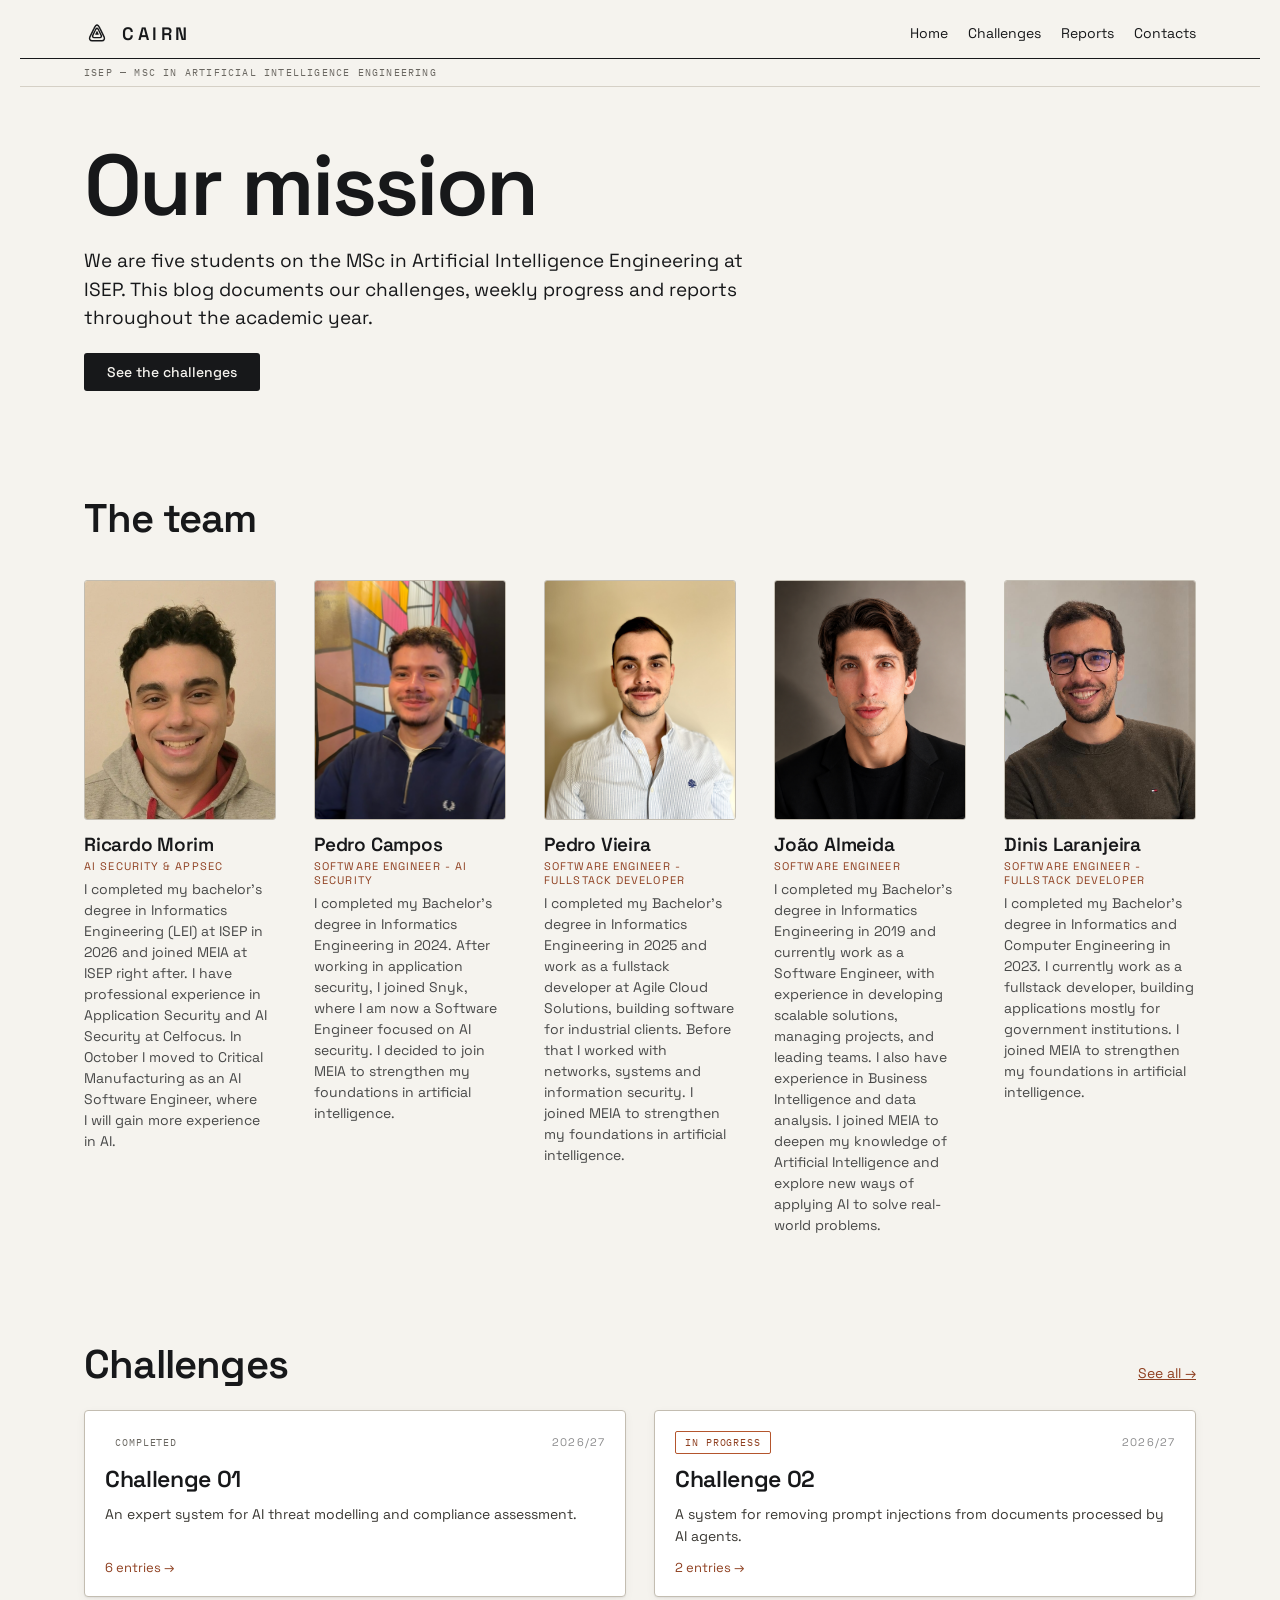
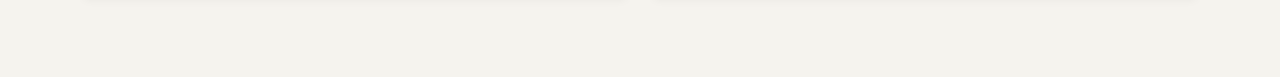
<file: index.html>
<!DOCTYPE html>
<html lang="en">
<head>
<meta charset="utf-8">
<meta name="viewport" content="width=device-width, initial-scale=1">
<meta name="color-scheme" content="light dark">
<title>Cairn — Project blog · MEIA ISEP</title>
<meta name="description" content="Project blog of five students on the MSc in Artificial Intelligence Engineering at ISEP, documenting challenges, weekly progress and reports.">

<meta property="og:type" content="website">
<meta property="og:url" content="https://meia-blog.vercel.app/">
<meta property="og:locale" content="en">
<meta property="og:site_name" content="Cairn">
<meta property="og:title" content="Cairn — Project blog · MEIA ISEP">
<meta property="og:description" content="Challenges, weekly progress and reports from five students on the MSc in Artificial Intelligence Engineering at ISEP.">
<meta property="og:image" content="https://meia-blog.vercel.app/assets/img/og.png">
<meta property="og:image:width" content="1200">
<meta property="og:image:height" content="630">

<link rel="icon" href="assets/img/favicon.svg" type="image/svg+xml">
<link rel="preconnect" href="https://fonts.googleapis.com">
<link rel="preconnect" href="https://fonts.gstatic.com" crossorigin>
<link rel="stylesheet" href="https://fonts.googleapis.com/css2?family=Space+Grotesk:wght@400;500;600;700&family=IBM+Plex+Mono:wght@400;500&display=swap">
<link rel="stylesheet" href="assets/css/cairn.css">
</head>
<body>

<div style="min-height:100vh;display:flex;flex-direction:column">

  <header style="display:flex;align-items:center;gap:var(--space-4);flex-wrap:wrap;padding:var(--space-4) clamp(20px,5vw,64px) var(--space-3);max-width:1240px;width:100%;margin:0 auto">
    <a href="#/" aria-label="Cairn — home" style="display:flex;align-items:center;gap:var(--space-3);text-decoration:none;color:var(--color-text)">
      <svg width="26" height="26" viewBox="0 0 200 200" aria-hidden="true" focusable="false">
        <g fill="none" stroke="currentColor" stroke-linejoin="round">
          <path stroke-width="11.70" transform="translate(100 100) scale(0.94) translate(-100 -100)" d="M100 34C110 34 116 44 124 62L158 132C166 149 157 164 140 164L60 164C43 164 34 149 42 132L76 62C84 44 90 34 100 34Z"/>
          <path stroke-width="19.64" transform="translate(100 100) scale(0.56) translate(-100 -100)" d="M100 34C110 34 116 44 124 62L158 132C166 149 157 164 140 164L60 164C43 164 34 149 42 132L76 62C84 44 90 34 100 34Z"/>
        </g>
        <path class="cairn-mark-peak" transform="translate(100 100) scale(0.22) translate(-100 -100)" d="M100 34C110 34 116 44 124 62L158 132C166 149 157 164 140 164L60 164C43 164 34 149 42 132L76 62C84 44 90 34 100 34Z"/>
      </svg>
      <span style="font-family:var(--font-heading);font-weight:600;font-size:18px;letter-spacing:0.2em">CAIRN</span>
    </a>
    <nav id="cairn-nav" style="display:flex;gap:var(--space-4);margin-left:auto;align-items:baseline"></nav>
  </header>

  <div style="height:1px;background:var(--color-text);max-width:1240px;width:100%;margin:0 auto"></div>
  <div style="display:flex;justify-content:space-between;gap:var(--space-3);flex-wrap:wrap;padding:7px clamp(20px,5vw,64px);max-width:1240px;width:100%;margin:0 auto;font-family:var(--font-mono);font-size:10px;letter-spacing:0.12em;text-transform:uppercase;color:var(--color-accent-2);border-bottom:1px solid var(--color-divider)">
    <span>ISEP — MSc in Artificial Intelligence Engineering</span>
  </div>

  <main id="cairn-main" style="flex:1;max-width:1240px;width:100%;margin:0 auto;padding:clamp(28px,5vw,56px) clamp(20px,5vw,64px) 80px">
    <noscript>
      <p style="font-size:17px;line-height:1.6;max-width:56ch">
        This project blog is assembled in the browser. Enable JavaScript to read it.
      </p>
    </noscript>
  </main>

</div>

<script src="assets/js/content.js"></script>
<script src="assets/js/app.js"></script>
</body>
</html>
</file>
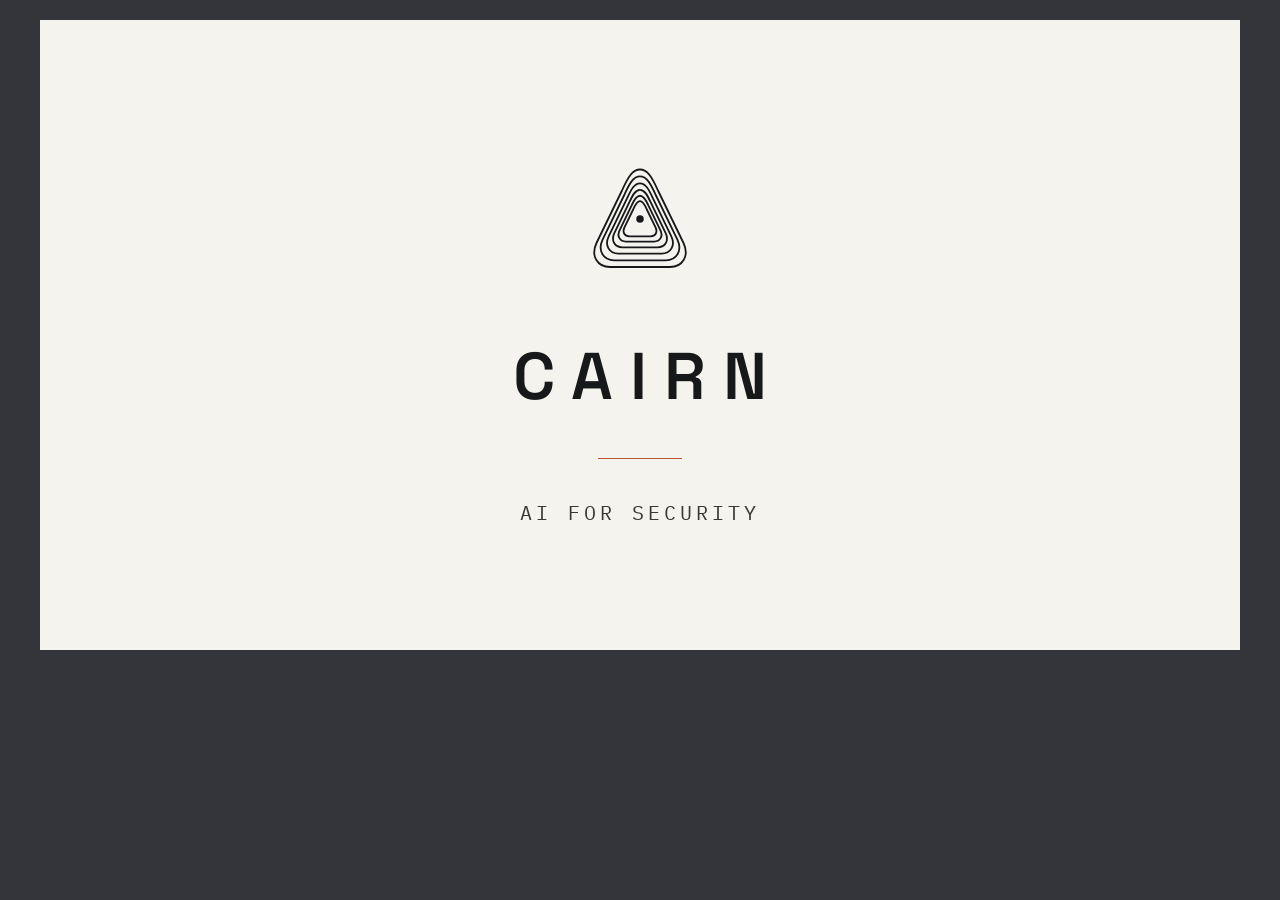
<file: assets/img/og.html>
<!DOCTYPE html>
<html lang="pt-PT">
<head>
<meta charset="utf-8">
<title>Cairn — origem da imagem de partilha</title>
<link rel="stylesheet" href="https://fonts.googleapis.com/css2?family=Space+Grotesk:wght@400;500;600&family=IBM+Plex+Mono:wght@400;500&display=swap">
<style>
  body { margin: 0; background: #33353A; display: flex; flex-direction: column; align-items: center; padding: 20px 0 60px; }

  #og-marca {
    width: 1200px;
    height: 630px;
    box-sizing: border-box;
    background: #F5F3EE;
    color: #17181A;
    font-family: 'Space Grotesk', 'Helvetica Neue', sans-serif;
    display: flex;
    flex-direction: column;
    align-items: center;
    justify-content: center;
    gap: 40px;
  }
  #og-marca .nome { font-size: 66px; font-weight: 600; letter-spacing: .26em; text-indent: .26em; }
  #og-marca .filete { width: 84px; height: 1px; background: #B4552D; }
  #og-marca .desc { font-family: 'IBM Plex Mono', monospace; font-size: 20px; letter-spacing: .2em; text-transform: uppercase; color: #3A3833; }
  .folha { display: flex; flex-direction: column; align-items: center; }
</style>
</head>
<body>

<div class="folha">
  <div id="og-marca">
    <svg width="150" height="150" viewBox="0 0 200 200" aria-hidden="true">
      <g fill="none" stroke="#17181A" stroke-linejoin="round"><path stroke-width="2.40" transform="translate(100 100) scale(1) translate(-100 -100)" d="M100 34C110 34 116 44 124 62L158 132C166 149 157 164 140 164L60 164C43 164 34 149 42 132L76 62C84 44 90 34 100 34Z"/><path stroke-width="2.79" transform="translate(100 100) scale(0.86) translate(-100 -100)" d="M100 34C110 34 116 44 124 62L158 132C166 149 157 164 140 164L60 164C43 164 34 149 42 132L76 62C84 44 90 34 100 34Z"/><path stroke-width="3.33" transform="translate(100 100) scale(0.72) translate(-100 -100)" d="M100 34C110 34 116 44 124 62L158 132C166 149 157 164 140 164L60 164C43 164 34 149 42 132L76 62C84 44 90 34 100 34Z"/><path stroke-width="4.07" transform="translate(100 100) scale(0.59) translate(-100 -100)" d="M100 34C110 34 116 44 124 62L158 132C166 149 157 164 140 164L60 164C43 164 34 149 42 132L76 62C84 44 90 34 100 34Z"/><path stroke-width="5.11" transform="translate(100 100) scale(0.47) translate(-100 -100)" d="M100 34C110 34 116 44 124 62L158 132C166 149 157 164 140 164L60 164C43 164 34 149 42 132L76 62C84 44 90 34 100 34Z"/><path stroke-width="6.67" transform="translate(100 100) scale(0.36) translate(-100 -100)" d="M100 34C110 34 116 44 124 62L158 132C166 149 157 164 140 164L60 164C43 164 34 149 42 132L76 62C84 44 90 34 100 34Z"/></g>
      <circle cx="100" cy="100" r="5" fill="#17181A"/>
    </svg>
    <div class="nome">CAIRN</div>
    <div class="filete"></div>
    <div class="desc">AI for Security</div>
  </div>
</div>

</body>
</html>
</file>
<file: assets/css/cairn.css>
:root {
  --color-bg: #F5F3EE;
  --color-surface: #FFFFFF;
  --color-text: #17181A;
  --color-muted: #3A3833;
  --color-divider: #D5D0C6;
  --color-border: #C3BDB1;
  --color-accent: #B4552D;
  --color-accent-700: #8F4021;
  --color-accent-2: #6B6862;
  --color-neutral-900: #17181A;
  --color-mark-peak: currentColor;

  --font-heading: 'Space Grotesk', 'Helvetica Neue', Helvetica, sans-serif;
  --font-body: 'Space Grotesk', 'Helvetica Neue', Helvetica, sans-serif;
  --font-mono: 'IBM Plex Mono', 'SFMono-Regular', Consolas, monospace;

  --space-1: 4px;
  --space-2: 8px;
  --space-3: 12px;
  --space-4: 20px;
  --space-6: 36px;
  --space-8: 56px;

  --radius-sm: 2px;
  --radius-md: 3px;
  --radius-lg: 4px;

  --shadow-sm: 0 1px 2px rgba(23, 24, 26, .06), 0 3px 10px rgba(23, 24, 26, .05);
  --shadow-md: 0 2px 4px rgba(23, 24, 26, .07), 0 8px 24px rgba(23, 24, 26, .09);

  --mark-silhueta: url("data:image/svg+xml,%3Csvg xmlns='http://www.w3.org/2000/svg' viewBox='0 0 200 200'%3E%3Cg fill='none' stroke='%23000' stroke-linejoin='round'%3E%3Cpath stroke-width='11.7' transform='translate(100 100) scale(.94) translate(-100 -100)' d='M100 34C110 34 116 44 124 62L158 132C166 149 157 164 140 164L60 164C43 164 34 149 42 132L76 62C84 44 90 34 100 34Z'/%3E%3Cpath stroke-width='19.64' transform='translate(100 100) scale(.56) translate(-100 -100)' d='M100 34C110 34 116 44 124 62L158 132C166 149 157 164 140 164L60 164C43 164 34 149 42 132L76 62C84 44 90 34 100 34Z'/%3E%3C/g%3E%3Cpath fill='%23000' transform='translate(100 100) scale(.22) translate(-100 -100)' d='M100 34C110 34 116 44 124 62L158 132C166 149 157 164 140 164L60 164C43 164 34 149 42 132L76 62C84 44 90 34 100 34Z'/%3E%3C/svg%3E");
}

@media (prefers-color-scheme: dark) {
  :root {
    --color-bg: #17181A;
    --color-surface: #26282C;
    --color-text: #F5F3EE;
    --color-muted: #C9C5BC;
    --color-divider: #3F4348;
    --color-border: #4A4F55;
    --color-accent: #DB7644;
    --color-accent-700: #E58A5C;
    --color-accent-2: #9A968E;
    --color-neutral-900: #F5F3EE;
    --color-mark-peak: var(--color-accent);

    --shadow-sm: none;
    --shadow-md: 0 2px 14px rgba(0, 0, 0, .4);
  }
}

*,
*::before,
*::after { box-sizing: border-box; }

body {
  margin: 0;
  background: var(--color-bg);
  color: var(--color-text);
  font-family: var(--font-body);
  -webkit-font-smoothing: antialiased;
}

h1, h2, h3 {
  font-family: var(--font-heading);
  font-weight: 600;
}

a { color: var(--color-accent-700); }
a:hover { color: var(--color-accent); }

:focus-visible {
  outline: 2px solid var(--color-accent);
  outline-offset: 3px;
}

h1[tabindex="-1"]:focus,
h1[tabindex="-1"]:focus-visible { outline: none; }

.btn {
  display: inline-flex;
  align-items: center;
  gap: var(--space-2);
  padding: 11px 22px;
  border: 1px solid transparent;
  border-radius: var(--radius-md);
  font-family: var(--font-body);
  font-size: 14px;
  font-weight: 500;
  line-height: 1;
  text-decoration: none;
  cursor: pointer;
  transition: background .18s ease, color .18s ease, border-color .18s ease;
}

.btn-primary {
  background: var(--color-text);
  color: var(--color-bg);
}

.btn-primary:hover {
  background: var(--color-accent-700);
  color: var(--color-bg);
}

.btn-secondary {
  border-color: var(--color-text);
  color: var(--color-text);
}

.btn-secondary:hover {
  background: var(--color-text);
  color: var(--color-bg);
}

.btn-ghost { color: var(--color-muted); }
.btn-ghost:hover { color: var(--color-accent-700); }

.card {
  display: flex;
  flex-direction: column;
  background: var(--color-surface);
  border: 1px solid var(--color-border);
  border-radius: var(--radius-lg);
}

.card-title {
  font-family: var(--font-heading);
  font-weight: 600;
  color: var(--color-text);
}

.card-body {
  margin: 0;
  flex-grow: 1;
  color: var(--color-muted);
}

.elev-sm { box-shadow: var(--shadow-sm); }

.cairn-cards {
  list-style: none;
  margin: 0;
  padding: 0;
  display: grid;
  grid-template-columns: repeat(auto-fit, minmax(260px, 1fr));
  gap: var(--space-6) clamp(18px, 2.4vw, 28px);
}

.tag {
  display: inline-flex;
  align-items: center;
  padding: 4px 9px;
  border: 1px solid transparent;
  border-radius: var(--radius-sm);
  font-family: var(--font-mono);
  font-size: 10px;
  letter-spacing: .09em;
  text-transform: uppercase;
  white-space: nowrap;
}

.tag-accent {
  border-color: var(--color-accent);
  color: var(--color-accent-700);
}

.tag-outline {
  border-color: var(--color-divider);
  color: var(--color-accent-2);
}

.tag-neutral {
  background: var(--color-surface);
  color: var(--color-accent-2);
}

.cairn-frame {
  position: relative;
  overflow: hidden;
  border: 1px solid var(--color-border);
  border-radius: var(--radius-md);
}

.cairn-frame::before {
  content: "";
  position: absolute;
  inset: 0;
  background-color: var(--color-divider);
  -webkit-mask: var(--mark-silhueta) center / 32% no-repeat;
  mask: var(--mark-silhueta) center / 32% no-repeat;
}

.cairn-frame img {
  position: relative;
  z-index: 1;
}

.cairn-frame-zoom img {
  transform: scale(1.55);
  transform-origin: 62% 31%;
}

.cairn-mark-peak { fill: var(--color-mark-peak); }

.cairn-num {
  font-family: var(--font-heading);
  font-weight: 600;
  line-height: 1;
  color: var(--color-text);
}

.cairn-num-current { color: var(--color-accent); }

.cairn-prose {
  text-align: justify;
  hyphens: auto;
}

@media (max-width: 640px) {
  .cairn-prose {
    text-align: left;
    hyphens: manual;
  }
}

@keyframes cairnIn {
  from { opacity: 0; transform: translateY(10px); }
  to { opacity: 1; transform: none; }
}

.cairn-view { animation: cairnIn .34s cubic-bezier(.2, .7, .3, 1) both; }

.cairn-card { transition: transform .2s cubic-bezier(.2, .7, .3, 1), border-color .2s ease, box-shadow .2s ease; }
.cairn-card:hover {
  transform: translateY(-2px);
  border-color: var(--color-accent);
  box-shadow: var(--shadow-md);
}
.cairn-card:hover .cairn-card-title { color: var(--color-accent-700); }

.cairn-proj { transition: background .2s ease; }
.cairn-proj:hover { background: color-mix(in srgb, var(--color-accent) 8%, transparent); }

@media (prefers-reduced-motion: reduce) {
  .cairn-view { animation: none; }
  .cairn-card,
  .cairn-proj { transition: none; }
  .cairn-card:hover { transform: none; }
}
</file>
